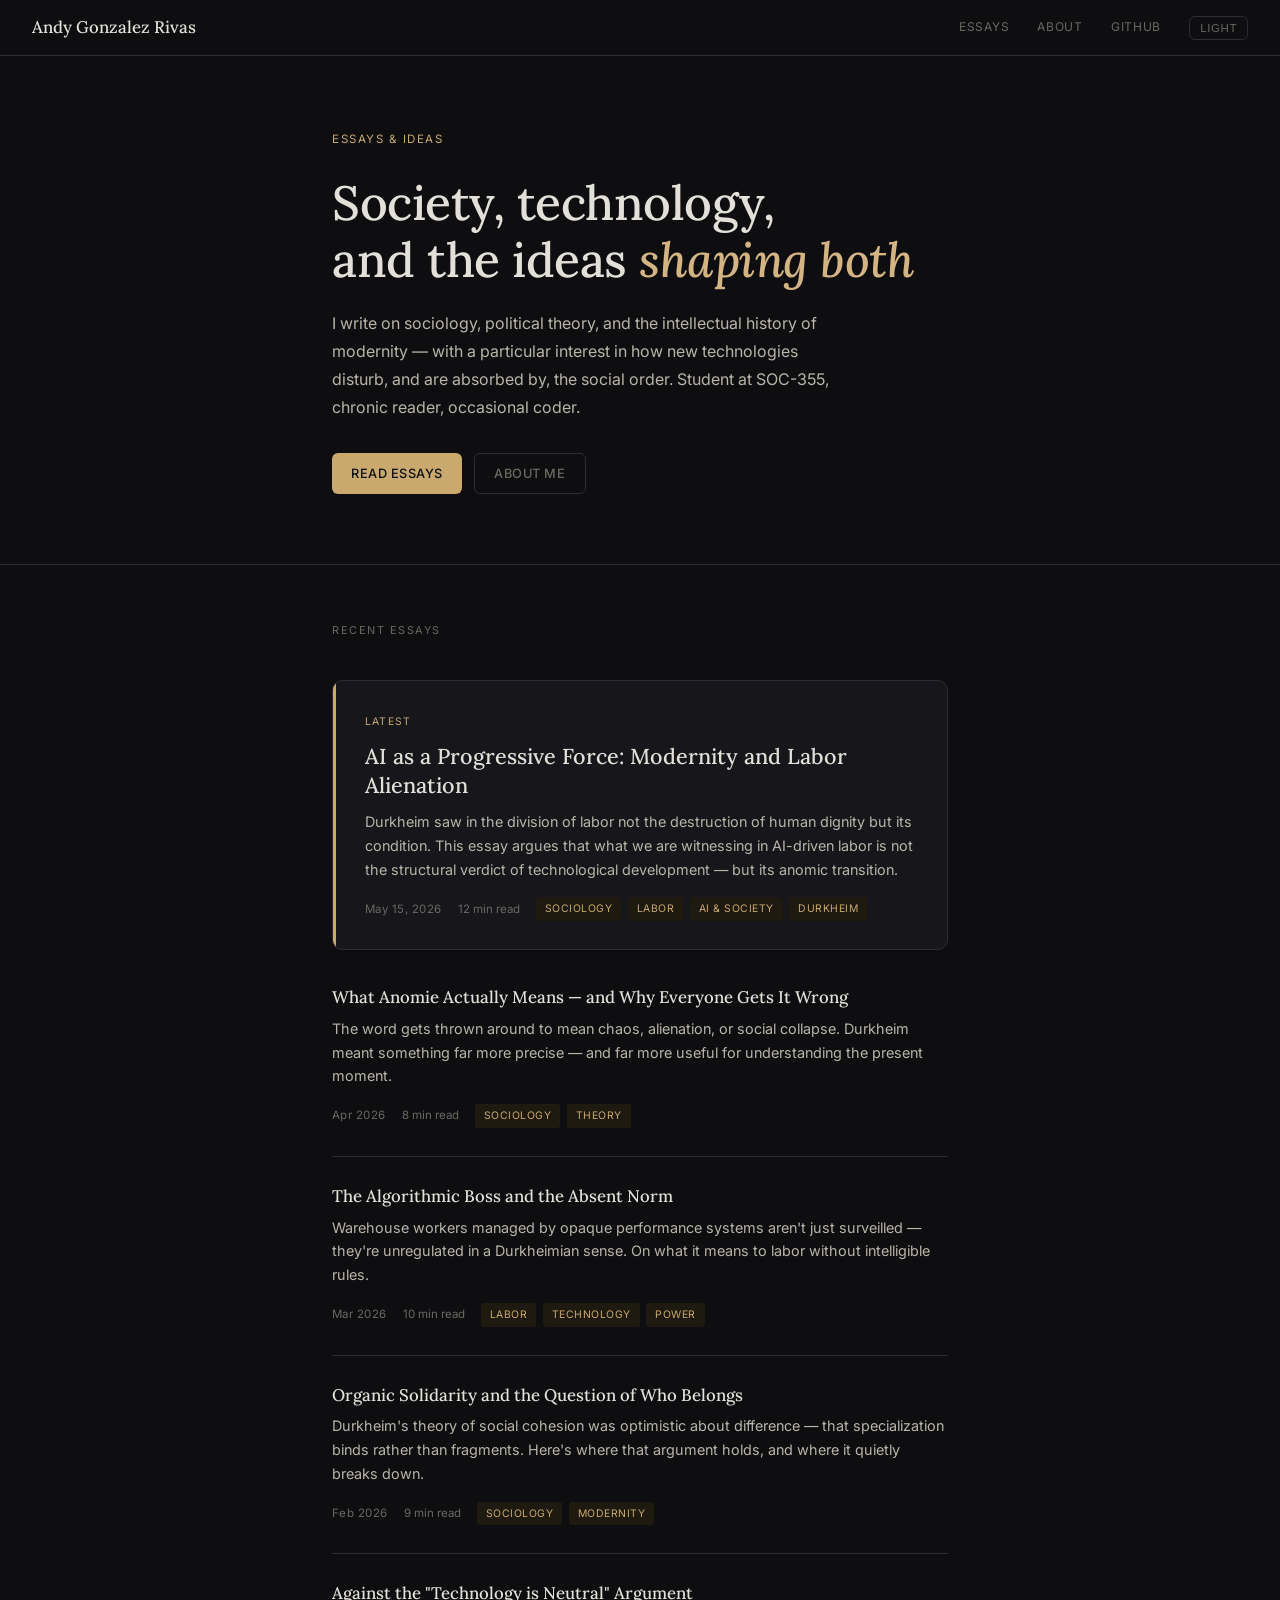
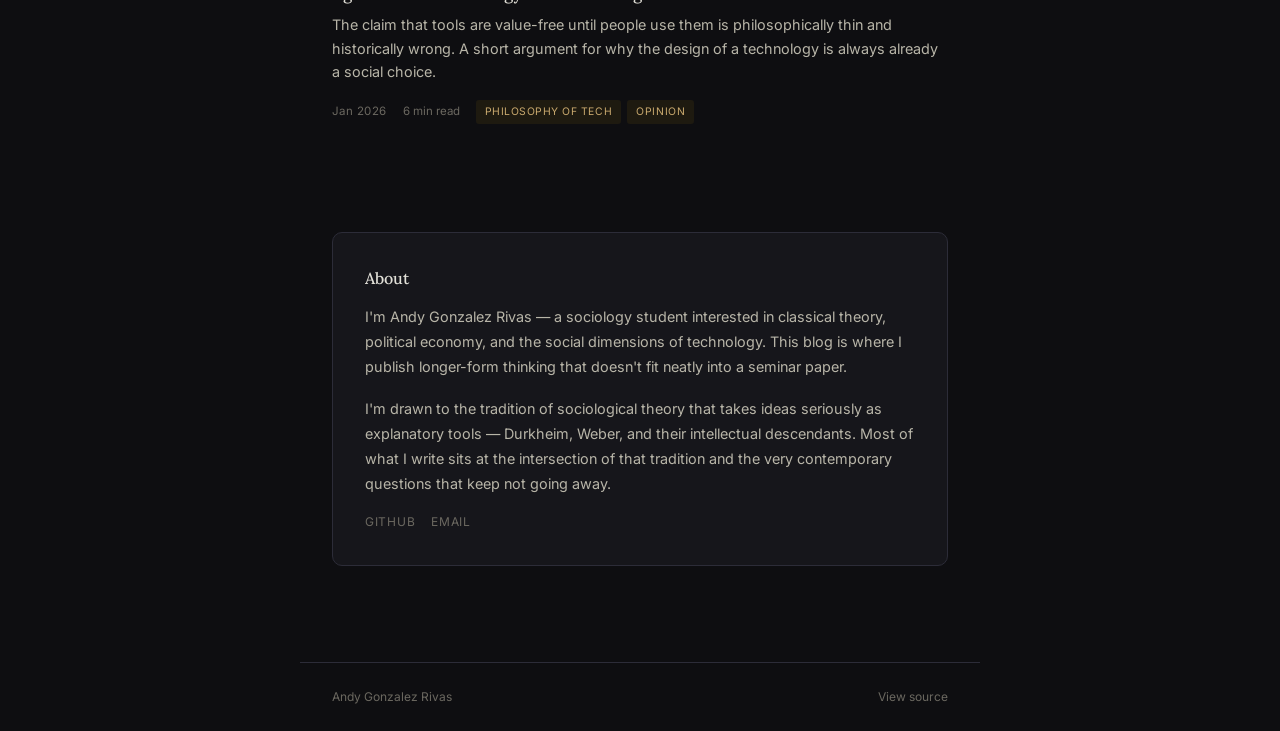
<file: index.html>
﻿<!DOCTYPE html>
<html lang="en" data-theme="dark">
<head>
  <meta charset="UTF-8" />
  <meta name="viewport" content="width=device-width, initial-scale=1.0" />
  <title>Andy Gonzalez Rivas</title>
  <meta name="description" content="Essays on society, technology, and the ideas shaping both. Sociology, political theory, and the intellectual history of modernity." />
  <meta name="author" content="Andy Gonzalez Rivas" />
  <link rel="canonical" href="https://andyglzrivas.github.io/" />

  <!-- Open Graph -->
  <meta property="og:type" content="website" />
  <meta property="og:url" content="https://andyglzrivas.github.io/" />
  <meta property="og:title" content="Andy Gonzalez Rivas" />
  <meta property="og:description" content="Essays on society, technology, and the ideas shaping both. Sociology, political theory, and the intellectual history of modernity." />
  <meta property="og:site_name" content="Andy Gonzalez Rivas" />

  <!-- Twitter / X card -->
  <meta name="twitter:card" content="summary" />
  <meta name="twitter:title" content="Andy Gonzalez Rivas" />
  <meta name="twitter:description" content="Essays on society, technology, and the ideas shaping both." />
  <link rel="preconnect" href="https://fonts.googleapis.com" />
  <link href="https://fonts.googleapis.com/css2?family=Lora:ital,wght@0,400;0,500;0,600;1,400;1,500&family=Inter:wght@300;400;500;600&display=swap" rel="stylesheet" />
  <link rel="stylesheet" href="style.css" />
  <link rel="alternate" type="application/rss+xml" title="Andy Gonzalez Rivas" href="https://andyglzrivas.github.io/feed.xml" />
</head>
<body>

<nav class="site-nav">
  <div class="nav-logo">Andy Gonzalez Rivas</div>
  <div class="nav-links">
    <a href="#essays">Essays</a>
    <a href="#about" data-hide-sm>About</a>
    <a href="https://github.com/andyglzrivas" target="_blank" data-hide-sm>GitHub</a>
    <button class="theme-toggle" onclick="toggleTheme()">Light</button>
  </div>
</nav>

<main>
  <section class="hero">
    <div class="hero-kicker">Essays &amp; Ideas</div>
    <h1>Society, technology,<br>and the ideas <em>shaping both</em></h1>
    <p class="hero-bio">
      I write on sociology, political theory, and the intellectual history of modernity — with a particular interest in how new technologies disturb, and are absorbed by, the social order. Student at SOC-355, chronic reader, occasional coder.
    </p>
    <div class="hero-actions">
      <a href="#essays" class="btn btn-primary">Read essays</a>
      <a href="#about" class="btn btn-ghost">About me</a>
    </div>
  </section>

  <div class="rule"><hr></div>

  <section class="posts-section" id="essays">
    <div class="section-label">Recent essays</div>

    <div class="featured-post" onclick="location.href='posts/ai-progressive-force-durkheim.html'">
      <div class="featured-kicker">Latest</div>
      <div class="post-title">AI as a Progressive Force: Modernity and Labor Alienation</div>
      <p class="post-excerpt">
        Durkheim saw in the division of labor not the destruction of human dignity but its condition. This essay argues that what we are witnessing in AI-driven labor is not the structural verdict of technological development — but its anomic transition.
      </p>
      <div class="post-meta">
        <span class="post-date">May 15, 2026</span>
        <span class="post-read-time">12 min read</span>
        <div class="post-tags">
          <span class="tag">Sociology</span>
          <span class="tag">Labor</span>
          <span class="tag">AI &amp; Society</span>
          <span class="tag">Durkheim</span>
        </div>
      </div>
    </div>

    <div class="post-list">

      <div class="post-item">
        <div class="post-title">What Anomie Actually Means — and Why Everyone Gets It Wrong</div>
        <p class="post-excerpt">The word gets thrown around to mean chaos, alienation, or social collapse. Durkheim meant something far more precise — and far more useful for understanding the present moment.</p>
        <div class="post-meta">
          <span class="post-date">Apr 2026</span>
          <span class="post-read-time">8 min read</span>
          <div class="post-tags"><span class="tag">Sociology</span><span class="tag">Theory</span></div>
        </div>
      </div>

      <div class="post-item">
        <div class="post-title">The Algorithmic Boss and the Absent Norm</div>
        <p class="post-excerpt">Warehouse workers managed by opaque performance systems aren't just surveilled — they're unregulated in a Durkheimian sense. On what it means to labor without intelligible rules.</p>
        <div class="post-meta">
          <span class="post-date">Mar 2026</span>
          <span class="post-read-time">10 min read</span>
          <div class="post-tags"><span class="tag">Labor</span><span class="tag">Technology</span><span class="tag">Power</span></div>
        </div>
      </div>

      <div class="post-item">
        <div class="post-title">Organic Solidarity and the Question of Who Belongs</div>
        <p class="post-excerpt">Durkheim's theory of social cohesion was optimistic about difference — that specialization binds rather than fragments. Here's where that argument holds, and where it quietly breaks down.</p>
        <div class="post-meta">
          <span class="post-date">Feb 2026</span>
          <span class="post-read-time">9 min read</span>
          <div class="post-tags"><span class="tag">Sociology</span><span class="tag">Modernity</span></div>
        </div>
      </div>

      <div class="post-item">
        <div class="post-title">Against the "Technology is Neutral" Argument</div>
        <p class="post-excerpt">The claim that tools are value-free until people use them is philosophically thin and historically wrong. A short argument for why the design of a technology is always already a social choice.</p>
        <div class="post-meta">
          <span class="post-date">Jan 2026</span>
          <span class="post-read-time">6 min read</span>
          <div class="post-tags"><span class="tag">Philosophy of Tech</span><span class="tag">Opinion</span></div>
        </div>
      </div>

    </div>
  </section>

  <section class="about-section" id="about">
    <div class="about-card">
      <h3>About</h3>
      <p>
        I'm Andy Gonzalez Rivas — a sociology student interested in classical theory, political economy, and the social dimensions of technology. This blog is where I publish longer-form thinking that doesn't fit neatly into a seminar paper.
      </p>
      <p>
        I'm drawn to the tradition of sociological theory that takes ideas seriously as explanatory tools — Durkheim, Weber, and their intellectual descendants. Most of what I write sits at the intersection of that tradition and the very contemporary questions that keep not going away.
      </p>
      <div class="about-links">
        <a href="https://github.com/andyglzrivas" target="_blank">GitHub</a>
        <a href="mailto:aglzrivas@gmail.com">Email</a>
      </div>
    </div>
  </section>
</main>

<footer>
  <span>Andy Gonzalez Rivas</span>
  <a href="https://github.com/andyglzrivas/andyglzrivas.github.io" target="_blank">View source</a>
</footer>

<script>
  function toggleTheme() {
    const root = document.documentElement;
    const next = root.getAttribute('data-theme') === 'dark' ? 'light' : 'dark';
    root.setAttribute('data-theme', next);
    document.querySelector('.theme-toggle').textContent = next === 'dark' ? 'Light' : 'Dark';
    localStorage.setItem('theme', next);
  }
  const saved = localStorage.getItem('theme');
  if (saved) {
    document.documentElement.setAttribute('data-theme', saved);
    document.querySelector('.theme-toggle').textContent = saved === 'dark' ? 'Light' : 'Dark';
  }
</script>
</body>
</html>
</file>
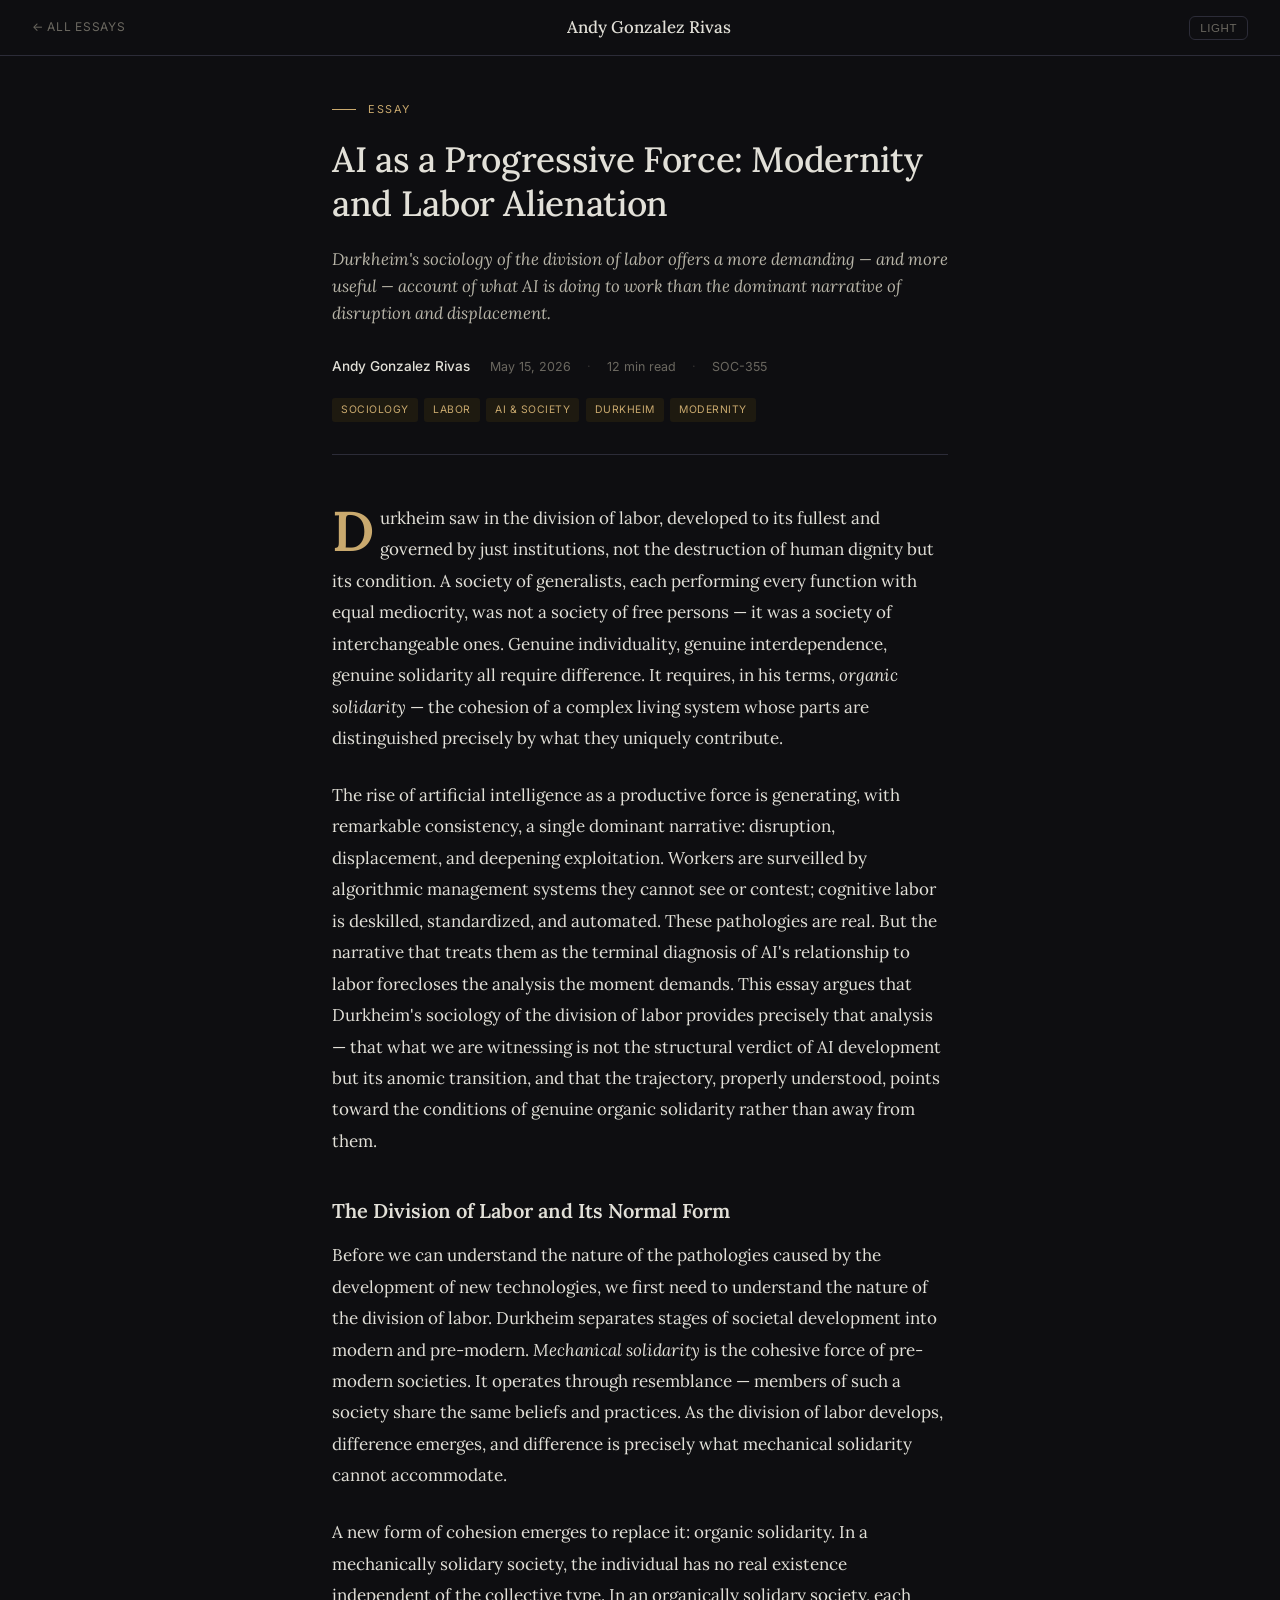
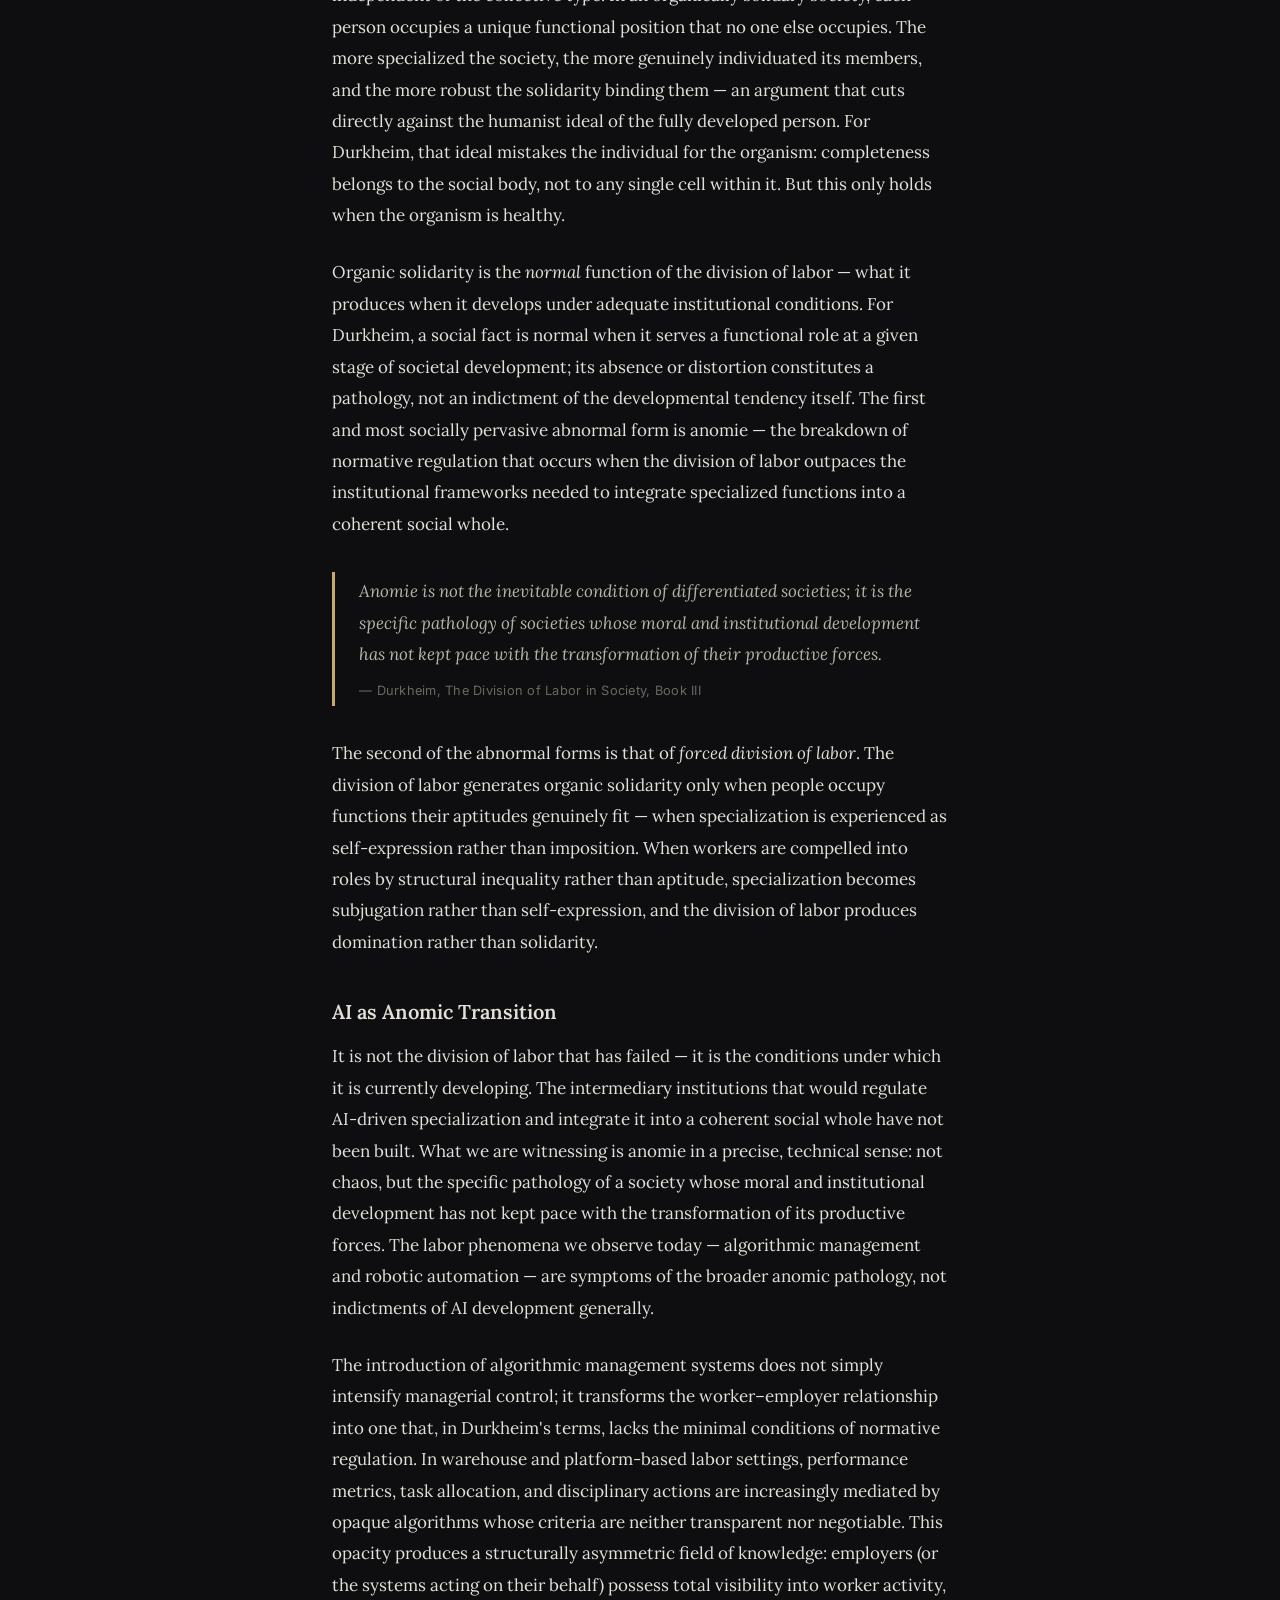
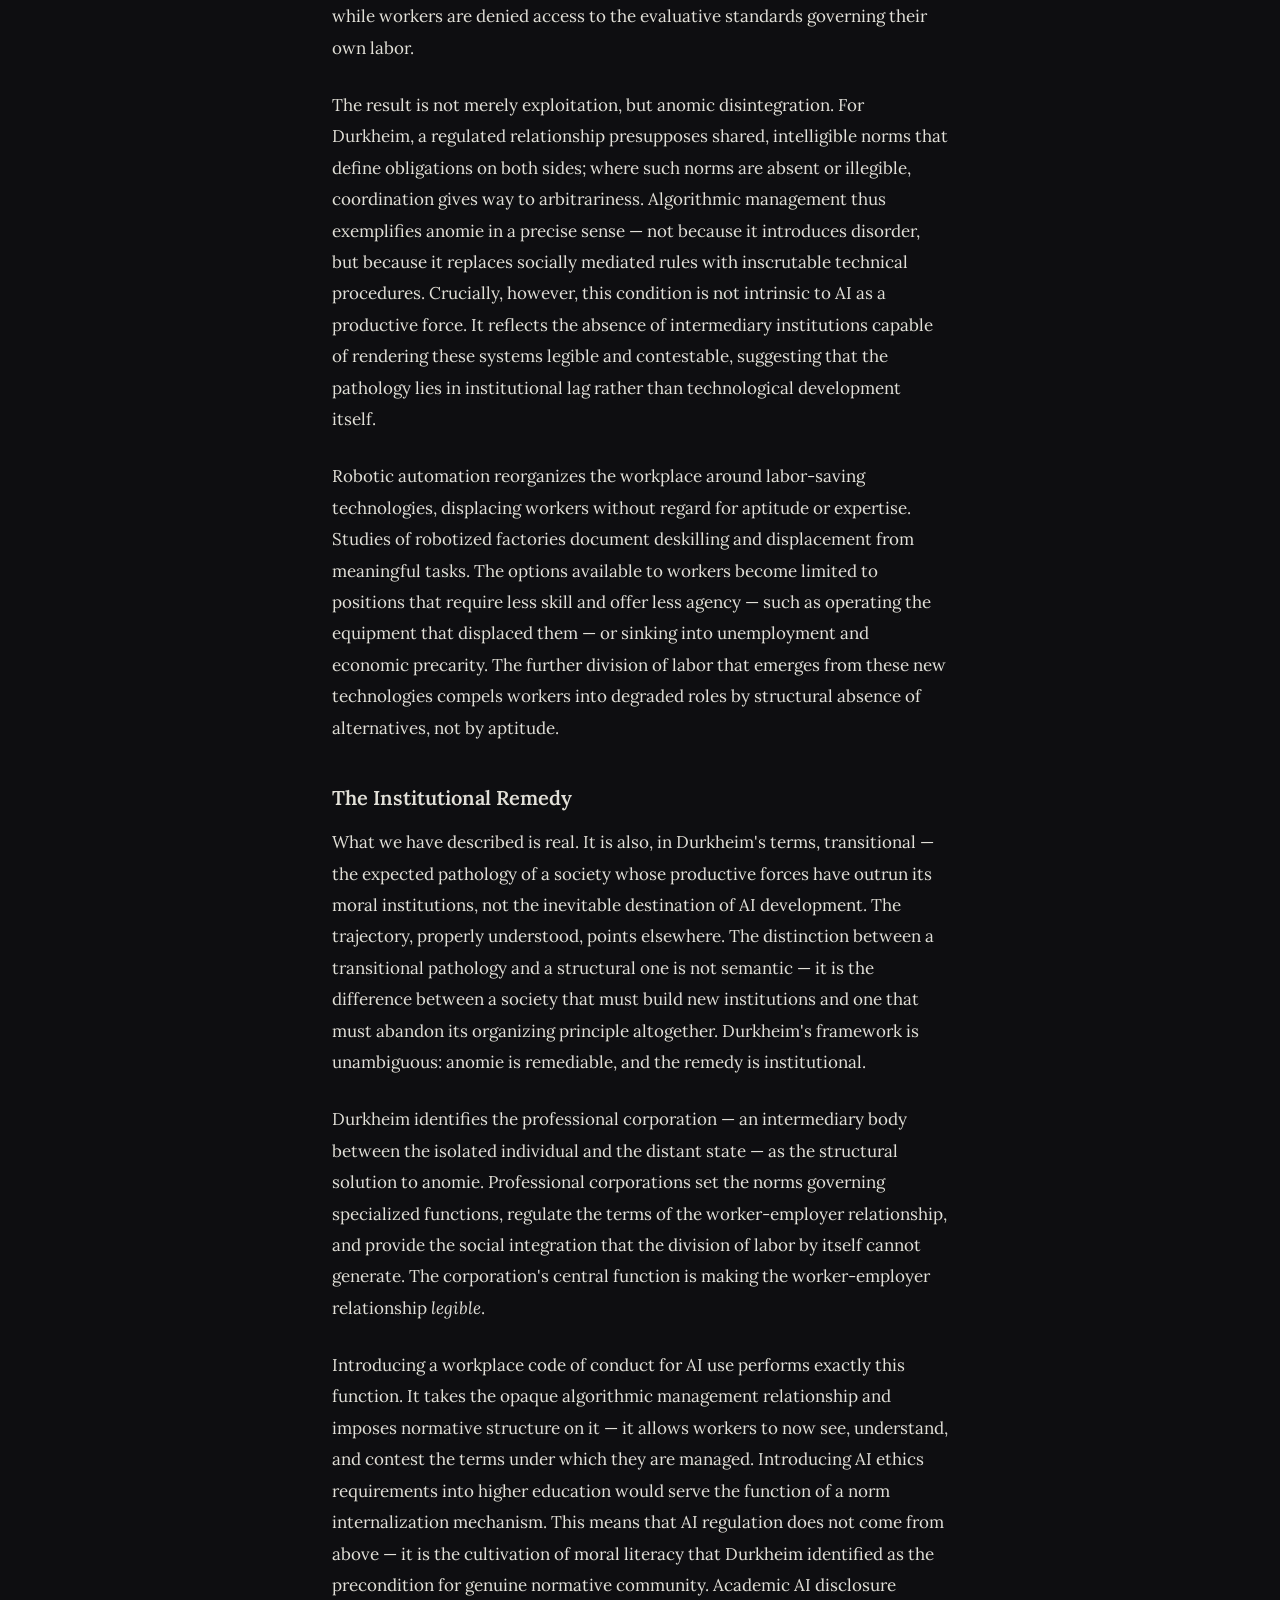
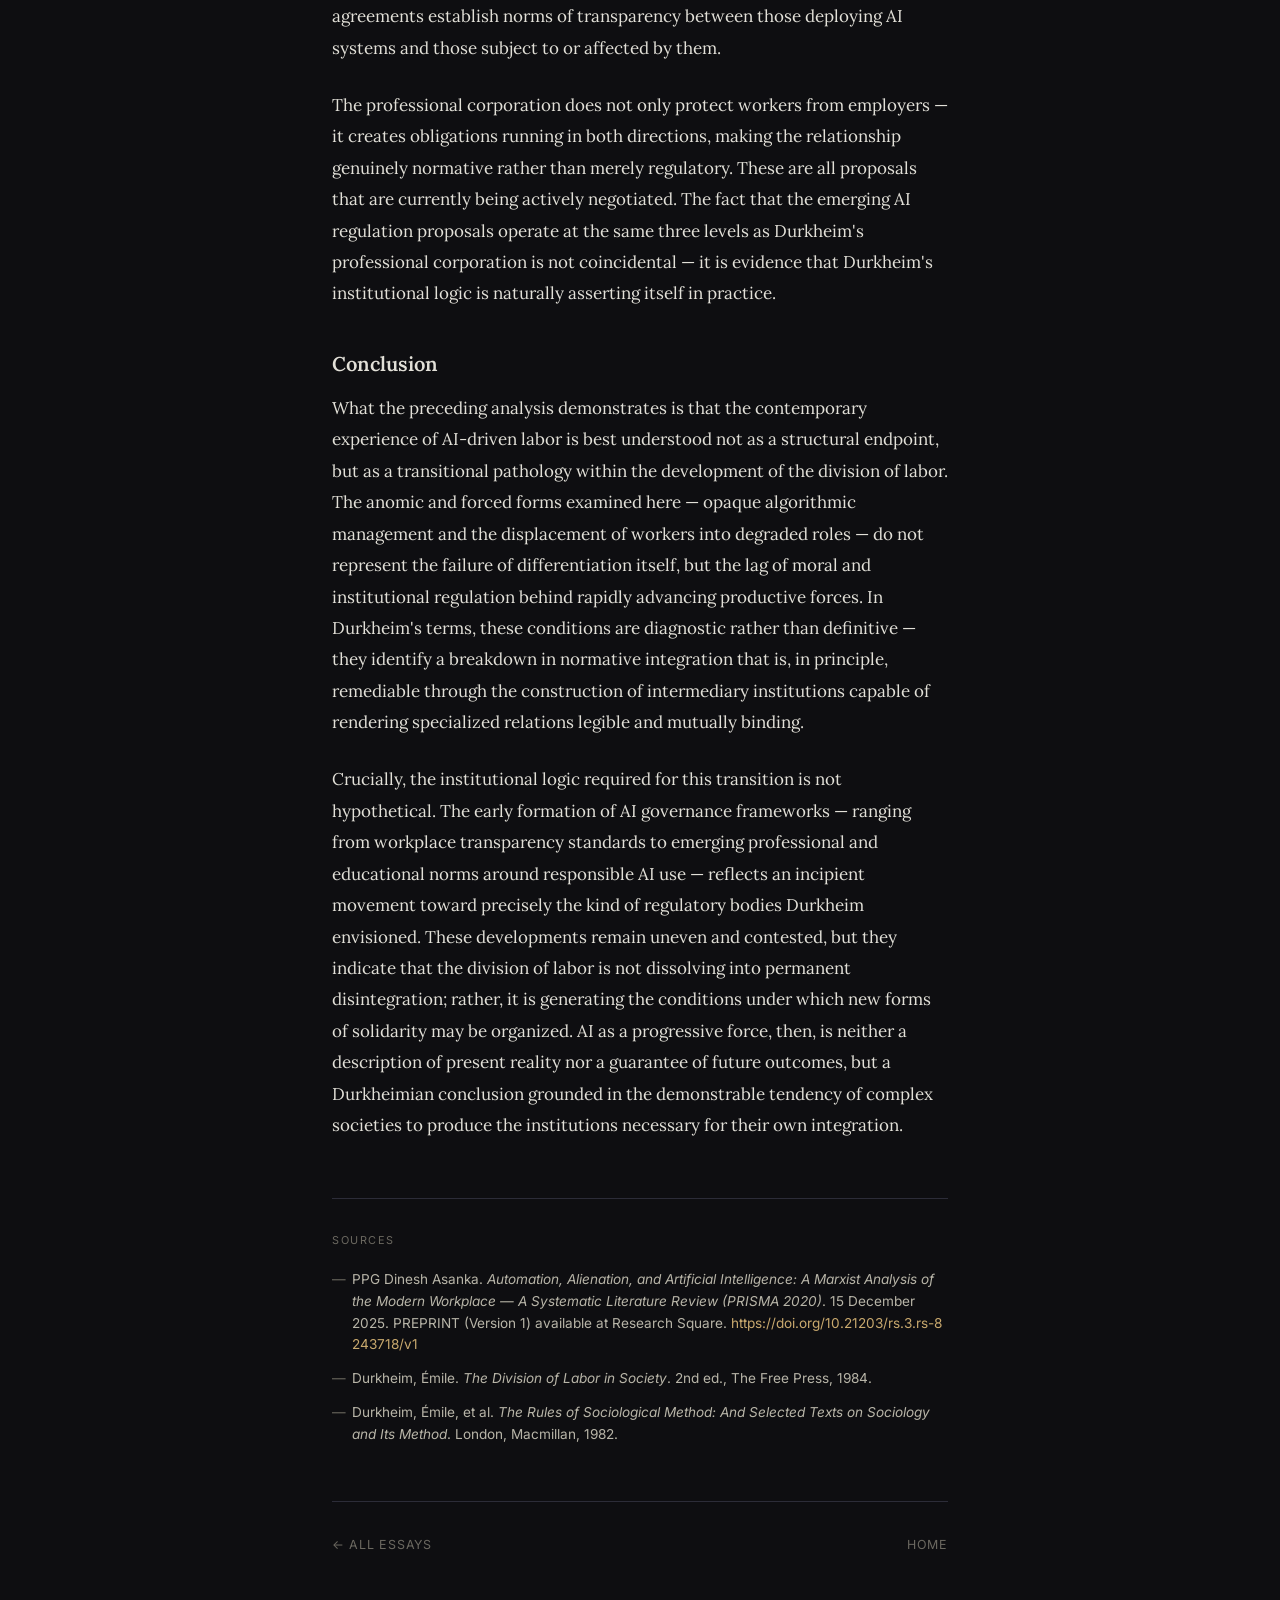
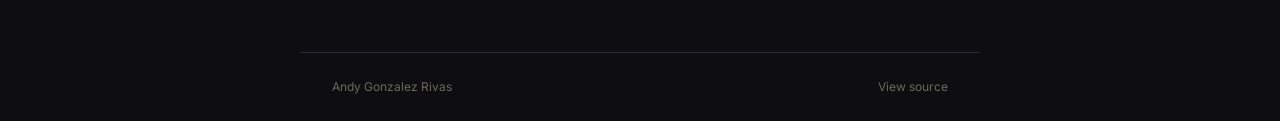
<file: posts/ai-progressive-force-durkheim.html>
﻿<!DOCTYPE html>
<html lang="en" data-theme="dark">
<head>
  <meta charset="UTF-8" />
  <meta name="viewport" content="width=device-width, initial-scale=1.0" />
  <title>AI as a Progressive Force: Modernity and Labor Alienation — Andy Gonzalez Rivas</title>
  <meta name="description" content="Durkheim's sociology of the division of labor offers a more demanding account of what AI is doing to work than the dominant narrative of disruption and displacement." />
  <meta name="author" content="Andy Gonzalez Rivas" />
  <link rel="canonical" href="https://andyglzrivas.github.io/posts/ai-progressive-force-durkheim.html" />

  <!-- Open Graph -->
  <meta property="og:type" content="article" />
  <meta property="og:url" content="https://andyglzrivas.github.io/posts/ai-progressive-force-durkheim.html" />
  <meta property="og:title" content="AI as a Progressive Force: Modernity and Labor Alienation" />
  <meta property="og:description" content="Durkheim's sociology of the division of labor offers a more demanding account of what AI is doing to work than the dominant narrative of disruption and displacement." />
  <meta property="og:site_name" content="Andy Gonzalez Rivas" />
  <meta property="article:published_time" content="2026-05-15" />
  <meta property="article:author" content="Andy Gonzalez Rivas" />
  <meta property="article:tag" content="Sociology" />
  <meta property="article:tag" content="Labor" />
  <meta property="article:tag" content="AI &amp; Society" />
  <meta property="article:tag" content="Durkheim" />

  <!-- Twitter / X card -->
  <meta name="twitter:card" content="summary" />
  <meta name="twitter:title" content="AI as a Progressive Force: Modernity and Labor Alienation" />
  <meta name="twitter:description" content="Durkheim's sociology of the division of labor offers a more demanding account of what AI is doing to work than the dominant narrative of disruption and displacement." />
  <link rel="preconnect" href="https://fonts.googleapis.com" />
  <link href="https://fonts.googleapis.com/css2?family=Lora:ital,wght@0,400;0,500;0,600;1,400;1,500&family=Inter:wght@300;400;500;600&display=swap" rel="stylesheet" />
  <link rel="stylesheet" href="../style.css" />
</head>
<body>

<nav class="site-nav">
  <a href="../index.html#essays" class="nav-back">← All essays</a>
  <div class="nav-logo"><a href="../index.html">Andy Gonzalez Rivas</a></div>
  <button class="theme-toggle" onclick="toggleTheme()">Light</button>
</nav>

<div class="article-wrapper">
  <header class="article-header">
    <div class="article-kicker">Essay</div>
    <h1 class="article-title">AI as a Progressive Force: Modernity and Labor Alienation</h1>
    <p class="article-subtitle">Durkheim's sociology of the division of labor offers a more demanding — and more useful — account of what AI is doing to work than the dominant narrative of disruption and displacement.</p>
    <div class="article-byline">
      <span class="byline-author">Andy Gonzalez Rivas</span>
      <div class="byline-meta">
        <span>May 15, 2026</span>
        <span class="dot">·</span>
        <span>12 min read</span>
        <span class="dot">·</span>
        <span>SOC-355</span>
      </div>
    </div>
    <div class="article-tags">
      <span class="tag">Sociology</span>
      <span class="tag">Labor</span>
      <span class="tag">AI &amp; Society</span>
      <span class="tag">Durkheim</span>
      <span class="tag">Modernity</span>
    </div>
  </header>

  <article class="article-body">

    <p>Durkheim saw in the division of labor, developed to its fullest and governed by just institutions, not the destruction of human dignity but its condition. A society of generalists, each performing every function with equal mediocrity, was not a society of free persons — it was a society of interchangeable ones. Genuine individuality, genuine interdependence, genuine solidarity all require difference. It requires, in his terms, <em>organic solidarity</em> — the cohesion of a complex living system whose parts are distinguished precisely by what they uniquely contribute.</p>

    <p>The rise of artificial intelligence as a productive force is generating, with remarkable consistency, a single dominant narrative: disruption, displacement, and deepening exploitation. Workers are surveilled by algorithmic management systems they cannot see or contest; cognitive labor is deskilled, standardized, and automated. These pathologies are real. But the narrative that treats them as the terminal diagnosis of AI's relationship to labor forecloses the analysis the moment demands. This essay argues that Durkheim's sociology of the division of labor provides precisely that analysis — that what we are witnessing is not the structural verdict of AI development but its anomic transition, and that the trajectory, properly understood, points toward the conditions of genuine organic solidarity rather than away from them.</p>

    <h2>The Division of Labor and Its Normal Form</h2>

    <p>Before we can understand the nature of the pathologies caused by the development of new technologies, we first need to understand the nature of the division of labor. Durkheim separates stages of societal development into modern and pre-modern. <em>Mechanical solidarity</em> is the cohesive force of pre-modern societies. It operates through resemblance — members of such a society share the same beliefs and practices. As the division of labor develops, difference emerges, and difference is precisely what mechanical solidarity cannot accommodate.</p>

    <p>A new form of cohesion emerges to replace it: organic solidarity. In a mechanically solidary society, the individual has no real existence independent of the collective type. In an organically solidary society, each person occupies a unique functional position that no one else occupies. The more specialized the society, the more genuinely individuated its members, and the more robust the solidarity binding them — an argument that cuts directly against the humanist ideal of the fully developed person. For Durkheim, that ideal mistakes the individual for the organism: completeness belongs to the social body, not to any single cell within it. But this only holds when the organism is healthy.</p>

    <p>Organic solidarity is the <em>normal</em> function of the division of labor — what it produces when it develops under adequate institutional conditions. For Durkheim, a social fact is normal when it serves a functional role at a given stage of societal development; its absence or distortion constitutes a pathology, not an indictment of the developmental tendency itself. The first and most socially pervasive abnormal form is anomie — the breakdown of normative regulation that occurs when the division of labor outpaces the institutional frameworks needed to integrate specialized functions into a coherent social whole.</p>

    <blockquote>
      Anomie is not the inevitable condition of differentiated societies; it is the specific pathology of societies whose moral and institutional development has not kept pace with the transformation of their productive forces.
      <cite>— Durkheim, The Division of Labor in Society, Book III</cite>
    </blockquote>

    <p>The second of the abnormal forms is that of <em>forced division of labor</em>. The division of labor generates organic solidarity only when people occupy functions their aptitudes genuinely fit — when specialization is experienced as self-expression rather than imposition. When workers are compelled into roles by structural inequality rather than aptitude, specialization becomes subjugation rather than self-expression, and the division of labor produces domination rather than solidarity.</p>

    <h2>AI as Anomic Transition</h2>

    <p>It is not the division of labor that has failed — it is the conditions under which it is currently developing. The intermediary institutions that would regulate AI-driven specialization and integrate it into a coherent social whole have not been built. What we are witnessing is anomie in a precise, technical sense: not chaos, but the specific pathology of a society whose moral and institutional development has not kept pace with the transformation of its productive forces. The labor phenomena we observe today — algorithmic management and robotic automation — are symptoms of the broader anomic pathology, not indictments of AI development generally.</p>

    <p>The introduction of algorithmic management systems does not simply intensify managerial control; it transforms the worker–employer relationship into one that, in Durkheim's terms, lacks the minimal conditions of normative regulation. In warehouse and platform-based labor settings, performance metrics, task allocation, and disciplinary actions are increasingly mediated by opaque algorithms whose criteria are neither transparent nor negotiable. This opacity produces a structurally asymmetric field of knowledge: employers (or the systems acting on their behalf) possess total visibility into worker activity, while workers are denied access to the evaluative standards governing their own labor.</p>

    <p>The result is not merely exploitation, but anomic disintegration. For Durkheim, a regulated relationship presupposes shared, intelligible norms that define obligations on both sides; where such norms are absent or illegible, coordination gives way to arbitrariness. Algorithmic management thus exemplifies anomie in a precise sense — not because it introduces disorder, but because it replaces socially mediated rules with inscrutable technical procedures. Crucially, however, this condition is not intrinsic to AI as a productive force. It reflects the absence of intermediary institutions capable of rendering these systems legible and contestable, suggesting that the pathology lies in institutional lag rather than technological development itself.</p>

    <p>Robotic automation reorganizes the workplace around labor-saving technologies, displacing workers without regard for aptitude or expertise. Studies of robotized factories document deskilling and displacement from meaningful tasks. The options available to workers become limited to positions that require less skill and offer less agency — such as operating the equipment that displaced them — or sinking into unemployment and economic precarity. The further division of labor that emerges from these new technologies compels workers into degraded roles by structural absence of alternatives, not by aptitude.</p>

    <h2>The Institutional Remedy</h2>

    <p>What we have described is real. It is also, in Durkheim's terms, transitional — the expected pathology of a society whose productive forces have outrun its moral institutions, not the inevitable destination of AI development. The trajectory, properly understood, points elsewhere. The distinction between a transitional pathology and a structural one is not semantic — it is the difference between a society that must build new institutions and one that must abandon its organizing principle altogether. Durkheim's framework is unambiguous: anomie is remediable, and the remedy is institutional.</p>

    <p>Durkheim identifies the professional corporation — an intermediary body between the isolated individual and the distant state — as the structural solution to anomie. Professional corporations set the norms governing specialized functions, regulate the terms of the worker-employer relationship, and provide the social integration that the division of labor by itself cannot generate. The corporation's central function is making the worker-employer relationship <em>legible</em>.</p>

    <p>Introducing a workplace code of conduct for AI use performs exactly this function. It takes the opaque algorithmic management relationship and imposes normative structure on it — it allows workers to now see, understand, and contest the terms under which they are managed. Introducing AI ethics requirements into higher education would serve the function of a norm internalization mechanism. This means that AI regulation does not come from above — it is the cultivation of moral literacy that Durkheim identified as the precondition for genuine normative community. Academic AI disclosure agreements establish norms of transparency between those deploying AI systems and those subject to or affected by them.</p>

    <p>The professional corporation does not only protect workers from employers — it creates obligations running in both directions, making the relationship genuinely normative rather than merely regulatory. These are all proposals that are currently being actively negotiated. The fact that the emerging AI regulation proposals operate at the same three levels as Durkheim's professional corporation is not coincidental — it is evidence that Durkheim's institutional logic is naturally asserting itself in practice.</p>

    <h2>Conclusion</h2>

    <p>What the preceding analysis demonstrates is that the contemporary experience of AI-driven labor is best understood not as a structural endpoint, but as a transitional pathology within the development of the division of labor. The anomic and forced forms examined here — opaque algorithmic management and the displacement of workers into degraded roles — do not represent the failure of differentiation itself, but the lag of moral and institutional regulation behind rapidly advancing productive forces. In Durkheim's terms, these conditions are diagnostic rather than definitive — they identify a breakdown in normative integration that is, in principle, remediable through the construction of intermediary institutions capable of rendering specialized relations legible and mutually binding.</p>

    <p>Crucially, the institutional logic required for this transition is not hypothetical. The early formation of AI governance frameworks — ranging from workplace transparency standards to emerging professional and educational norms around responsible AI use — reflects an incipient movement toward precisely the kind of regulatory bodies Durkheim envisioned. These developments remain uneven and contested, but they indicate that the division of labor is not dissolving into permanent disintegration; rather, it is generating the conditions under which new forms of solidarity may be organized. AI as a progressive force, then, is neither a description of present reality nor a guarantee of future outcomes, but a Durkheimian conclusion grounded in the demonstrable tendency of complex societies to produce the institutions necessary for their own integration.</p>

  </article>

  <section class="article-sources">
    <div class="sources-label">Sources</div>
    <ul class="sources-list">
      <li>PPG Dinesh Asanka. <em>Automation, Alienation, and Artificial Intelligence: A Marxist Analysis of the Modern Workplace — A Systematic Literature Review (PRISMA 2020)</em>. 15 December 2025. PREPRINT (Version 1) available at Research Square. <a href="https://doi.org/10.21203/rs.3.rs-8243718/v1" target="_blank">https://doi.org/10.21203/rs.3.rs-8243718/v1</a></li>
      <li>Durkheim, Émile. <em>The Division of Labor in Society</em>. 2nd ed., The Free Press, 1984.</li>
      <li>Durkheim, Émile, et al. <em>The Rules of Sociological Method: And Selected Texts on Sociology and Its Method</em>. London, Macmillan, 1982.</li>
    </ul>
  </section>

  <nav class="post-nav">
    <a href="../index.html#essays">← All essays</a>
    <a href="../index.html">Home</a>
  </nav>
</div>

<footer>
  <span>Andy Gonzalez Rivas</span>
  <a href="https://github.com/andyglzrivas/andyglzrivas.github.io" target="_blank">View source</a>
</footer>

<script>
  function toggleTheme() {
    const root = document.documentElement;
    const next = root.getAttribute('data-theme') === 'dark' ? 'light' : 'dark';
    root.setAttribute('data-theme', next);
    document.querySelector('.theme-toggle').textContent = next === 'dark' ? 'Light' : 'Dark';
    localStorage.setItem('theme', next);
  }
  const saved = localStorage.getItem('theme');
  if (saved) {
    document.documentElement.setAttribute('data-theme', saved);
    document.querySelector('.theme-toggle').textContent = saved === 'dark' ? 'Light' : 'Dark';
  }
</script>
</body>
</html>
</file>
<file: style.css>
/* ============================================================
   Tokens
   ============================================================ */
:root[data-theme="dark"] {
  --bg: #0e0e11;
  --bg2: #16161b;
  --bg3: #1e1e25;
  --border: #2c2c38;
  --text: #e2e0d8;
  --text-secondary: #b8b5a8;
  --muted: #6b6860;
  --accent: #c9a96e;
  --accent2: #d4b483;
  --tag-bg: #1e1a10;
  --tag-text: #c9a96e;
}
:root[data-theme="light"] {
  --bg: #f7f5f0;
  --bg2: #ffffff;
  --bg3: #eeebe4;
  --border: #dedad0;
  --text: #1a1814;
  --text-secondary: #4a4640;
  --muted: #9a9488;
  --accent: #8b6914;
  --accent2: #a07c1e;
  --tag-bg: #f0e8d4;
  --tag-text: #8b6914;
}

/* ============================================================
   Reset & base
   ============================================================ */
*, *::before, *::after { box-sizing: border-box; margin: 0; padding: 0; }
html { scroll-behavior: smooth; }

body {
  background: var(--bg);
  color: var(--text);
  font-family: 'Inter', sans-serif;
  font-size: 15px;
  line-height: 1.7;
  transition: background 0.3s, color 0.3s;
}

a { color: var(--accent); text-decoration: none; }
a:hover { text-decoration: underline; }

/* ============================================================
   Nav
   ============================================================ */
.site-nav {
  position: fixed; top: 0; left: 0; right: 0; z-index: 100;
  display: flex; align-items: center; justify-content: space-between;
  padding: 0 2rem;
  height: 56px;
  background: var(--bg);
  border-bottom: 1px solid var(--border);
}
.nav-logo {
  font-family: 'Lora', serif;
  font-size: 1.05rem;
  font-weight: 500;
  color: var(--text);
  white-space: nowrap;
  overflow: hidden;
  text-overflow: ellipsis;
  min-width: 0;
  flex-shrink: 1;
  margin-right: 1rem;
}
.nav-logo a { color: inherit; }
.nav-logo a:hover { text-decoration: none; opacity: 0.75; }

.nav-links {
  display: flex; align-items: center; gap: 1.75rem;
  flex-shrink: 0;
}
.nav-links a,
.nav-back {
  font-size: 0.75rem;
  letter-spacing: 0.06em;
  text-transform: uppercase;
  color: var(--muted);
  transition: color 0.2s;
  white-space: nowrap;
}
.nav-links a:hover,
.nav-back:hover { color: var(--accent); text-decoration: none; }

.nav-right { display: flex; align-items: center; gap: 1.25rem; flex-shrink: 0; }

.theme-toggle {
  background: none;
  border: 1px solid var(--border);
  color: var(--muted);
  border-radius: 6px;
  padding: 5px 10px;
  cursor: pointer;
  font-size: 0.72rem;
  letter-spacing: 0.05em;
  text-transform: uppercase;
  transition: all 0.2s;
}
.theme-toggle:hover { color: var(--text); border-color: var(--accent); }

/* ============================================================
   Shared primitives
   ============================================================ */
.tag {
  font-size: 0.65rem;
  background: var(--tag-bg);
  color: var(--tag-text);
  padding: 3px 9px;
  border-radius: 3px;
  letter-spacing: 0.05em;
  text-transform: uppercase;
}

.section-label,
.article-kicker-plain {
  font-size: 0.68rem;
  letter-spacing: 0.14em;
  text-transform: uppercase;
  color: var(--muted);
  margin-bottom: 2.5rem;
}

.btn {
  display: inline-flex; align-items: center; gap: 0.4rem;
  padding: 0.55rem 1.2rem;
  border-radius: 6px;
  font-size: 0.8rem;
  font-weight: 500;
  letter-spacing: 0.04em;
  cursor: pointer;
  transition: all 0.2s;
  border: none;
  text-transform: uppercase;
}
.btn-primary { background: var(--accent); color: var(--bg); }
.btn-primary:hover { opacity: 0.88; text-decoration: none; color: var(--bg); }
.btn-ghost { background: transparent; color: var(--muted); border: 1px solid var(--border); }
.btn-ghost:hover { color: var(--text); border-color: var(--accent); text-decoration: none; }

.rule hr { border: none; border-top: 1px solid var(--border); }

/* ============================================================
   Footer
   ============================================================ */
footer {
  border-top: 1px solid var(--border);
  padding: 1.5rem 2rem;
  max-width: 680px;
  margin: 0 auto;
  display: flex;
  justify-content: space-between;
  font-size: 0.75rem;
  color: var(--muted);
}
footer a { color: var(--muted); }
footer a:hover { color: var(--accent); text-decoration: none; }

/* ============================================================
   Index — Hero
   ============================================================ */
.hero {
  max-width: 680px;
  margin: 0 auto;
  padding: 130px 2rem 70px;
}
.hero-kicker {
  font-size: 0.72rem;
  letter-spacing: 0.14em;
  text-transform: uppercase;
  color: var(--accent);
  margin-bottom: 1.5rem;
}
.hero h1 {
  font-family: 'Lora', serif;
  font-size: clamp(2rem, 4.5vw, 3rem);
  font-weight: 500;
  line-height: 1.2;
  letter-spacing: -0.01em;
  margin-bottom: 1.25rem;
  color: var(--text);
}
.hero h1 em { font-style: italic; color: var(--accent2); }
.hero-bio {
  font-size: 1rem;
  color: var(--text-secondary);
  line-height: 1.75;
  max-width: 520px;
  margin-bottom: 2rem;
}
.hero-actions { display: flex; gap: 0.75rem; flex-wrap: wrap; }

/* ============================================================
   Index — Posts
   ============================================================ */
.posts-section {
  max-width: 680px;
  margin: 0 auto;
  padding: 3.5rem 2rem 5rem;
}

.featured-post {
  border: 1px solid var(--border);
  border-radius: 10px;
  background: var(--bg2);
  padding: 2rem 2rem 1.75rem;
  margin-bottom: 0.5rem;
  position: relative;
  overflow: hidden;
  cursor: pointer;
  transition: border-color 0.2s;
}
.featured-post::after {
  content: '';
  position: absolute;
  left: 0; top: 0; bottom: 0;
  width: 3px;
  background: var(--accent);
  border-radius: 2px 0 0 2px;
}
.featured-post:hover { border-color: var(--accent); }
.featured-kicker {
  font-size: 0.65rem;
  letter-spacing: 0.12em;
  text-transform: uppercase;
  color: var(--accent);
  margin-bottom: 0.75rem;
}
.featured-post .post-title {
  font-family: 'Lora', serif;
  font-size: 1.35rem;
  font-weight: 500;
  line-height: 1.35;
  color: var(--text);
  margin-bottom: 0.6rem;
}
.featured-post:hover .post-title { color: var(--accent2); }

.post-list { display: flex; flex-direction: column; }
.post-item {
  padding: 1.75rem 0;
  border-bottom: 1px solid var(--border);
  cursor: pointer;
}
.post-item:last-child { border-bottom: none; }
.post-item .post-title {
  font-family: 'Lora', serif;
  font-size: 1.05rem;
  font-weight: 500;
  color: var(--text);
  line-height: 1.4;
  margin-bottom: 0.45rem;
  transition: color 0.2s;
}
.post-item:hover .post-title { color: var(--accent); }

.post-excerpt {
  font-size: 0.9rem;
  color: var(--text-secondary);
  line-height: 1.65;
  margin-bottom: 1rem;
}
.post-meta {
  display: flex;
  align-items: center;
  gap: 1rem;
  flex-wrap: wrap;
}
.post-date { font-size: 0.72rem; color: var(--muted); letter-spacing: 0.04em; }
.post-read-time { font-size: 0.72rem; color: var(--muted); }
.post-tags { display: flex; gap: 0.4rem; flex-wrap: wrap; }

/* ============================================================
   Index — About
   ============================================================ */
.about-section {
  max-width: 680px;
  margin: 0 auto;
  padding: 0 2rem 6rem;
}
.about-card {
  background: var(--bg2);
  border: 1px solid var(--border);
  border-radius: 10px;
  padding: 2rem;
}
.about-card h3 {
  font-family: 'Lora', serif;
  font-size: 1rem;
  font-weight: 500;
  margin-bottom: 0.75rem;
}
.about-card p {
  font-size: 0.9rem;
  color: var(--text-secondary);
  line-height: 1.75;
  margin-bottom: 1rem;
}
.about-links { display: flex; gap: 1rem; flex-wrap: wrap; }
.about-links a {
  font-size: 0.75rem;
  letter-spacing: 0.06em;
  text-transform: uppercase;
  color: var(--muted);
  transition: color 0.2s;
}
.about-links a:hover { color: var(--accent); text-decoration: none; }

/* ============================================================
   Post page — Article
   ============================================================ */
.article-wrapper {
  max-width: 680px;
  margin: 0 auto;
  padding: 100px 2rem 6rem;
}

.article-header {
  margin-bottom: 3rem;
  padding-bottom: 2rem;
  border-bottom: 1px solid var(--border);
}
.article-kicker {
  font-size: 0.68rem;
  letter-spacing: 0.14em;
  text-transform: uppercase;
  color: var(--accent);
  margin-bottom: 1.25rem;
  display: flex;
  align-items: center;
  gap: 0.75rem;
}
.article-kicker::before {
  content: '';
  display: inline-block;
  width: 24px;
  height: 1px;
  background: var(--accent);
}
.article-title {
  font-family: 'Lora', serif;
  font-size: clamp(1.6rem, 4vw, 2.2rem);
  font-weight: 500;
  line-height: 1.25;
  letter-spacing: -0.01em;
  color: var(--text);
  margin-bottom: 1.25rem;
}
.article-subtitle {
  font-family: 'Lora', serif;
  font-size: 1.05rem;
  font-style: italic;
  color: var(--text-secondary);
  line-height: 1.6;
  margin-bottom: 1.75rem;
}
.article-byline {
  display: flex;
  align-items: center;
  gap: 1.25rem;
  flex-wrap: wrap;
}
.byline-author { font-size: 0.85rem; font-weight: 500; color: var(--text); }
.byline-meta { display: flex; gap: 1rem; align-items: center; }
.byline-meta span { font-size: 0.78rem; color: var(--muted); }
.byline-meta .dot { opacity: 0.4; }
.article-tags { display: flex; gap: 0.4rem; flex-wrap: wrap; margin-top: 1.25rem; }

.article-body {
  font-family: 'Lora', serif;
  font-size: 1.0625rem;
  line-height: 1.85;
  color: var(--text);
}
.article-body p { margin-bottom: 1.6rem; }
.article-body p:first-child::first-letter {
  font-size: 3.5rem;
  font-weight: 600;
  line-height: 0.85;
  float: left;
  margin-right: 0.1em;
  margin-top: 0.08em;
  color: var(--accent);
  font-family: 'Lora', serif;
}
.article-body h2 {
  font-family: 'Lora', serif;
  font-size: 1.25rem;
  font-weight: 600;
  color: var(--text);
  margin: 2.5rem 0 1rem;
  line-height: 1.35;
}
.article-body blockquote {
  border-left: 3px solid var(--accent);
  margin: 2rem 0;
  padding: 0.25rem 0 0.25rem 1.5rem;
  font-style: italic;
  color: var(--text-secondary);
}
.article-body cite {
  display: block;
  font-style: normal;
  font-size: 0.8rem;
  color: var(--muted);
  margin-top: 0.5rem;
  font-family: 'Inter', sans-serif;
  letter-spacing: 0.02em;
}

.article-sources {
  margin-top: 3.5rem;
  padding-top: 2rem;
  border-top: 1px solid var(--border);
}
.sources-label {
  font-family: 'Inter', sans-serif;
  font-size: 0.68rem;
  letter-spacing: 0.14em;
  text-transform: uppercase;
  color: var(--muted);
  margin-bottom: 1.25rem;
}
.sources-list { list-style: none; display: flex; flex-direction: column; gap: 0.75rem; }
.sources-list li {
  font-family: 'Inter', sans-serif;
  font-size: 0.85rem;
  color: var(--text-secondary);
  line-height: 1.6;
  padding-left: 1.25rem;
  position: relative;
}
.sources-list li::before { content: '—'; position: absolute; left: 0; color: var(--muted); }
.sources-list a { color: var(--accent); word-break: break-all; }

.post-nav {
  margin-top: 3.5rem;
  padding-top: 2rem;
  border-top: 1px solid var(--border);
  display: flex;
  justify-content: space-between;
  align-items: center;
}
.post-nav a {
  font-size: 0.78rem;
  letter-spacing: 0.06em;
  text-transform: uppercase;
  color: var(--muted);
  transition: color 0.2s;
}
.post-nav a:hover { color: var(--accent); text-decoration: none; }

/* ============================================================
   Responsive
   ============================================================ */
@media (max-width: 560px) {
  nav { padding: 0 1.25rem; gap: 0.5rem; }
  /* Truncate long logo name on small screens */
  .nav-logo { font-size: 0.9rem; }
  /* Hide secondary nav links on mobile to avoid overflow */
  [data-hide-sm] { display: none; }
  .nav-links { gap: 1rem; }
  .hero, .posts-section, .about-section, .rule, .article-wrapper { padding-left: 1.25rem; padding-right: 1.25rem; }
  .article-body p:first-child::first-letter { font-size: 2.8rem; }
  footer { flex-direction: column; gap: 0.5rem; text-align: center; }
}
</file>
